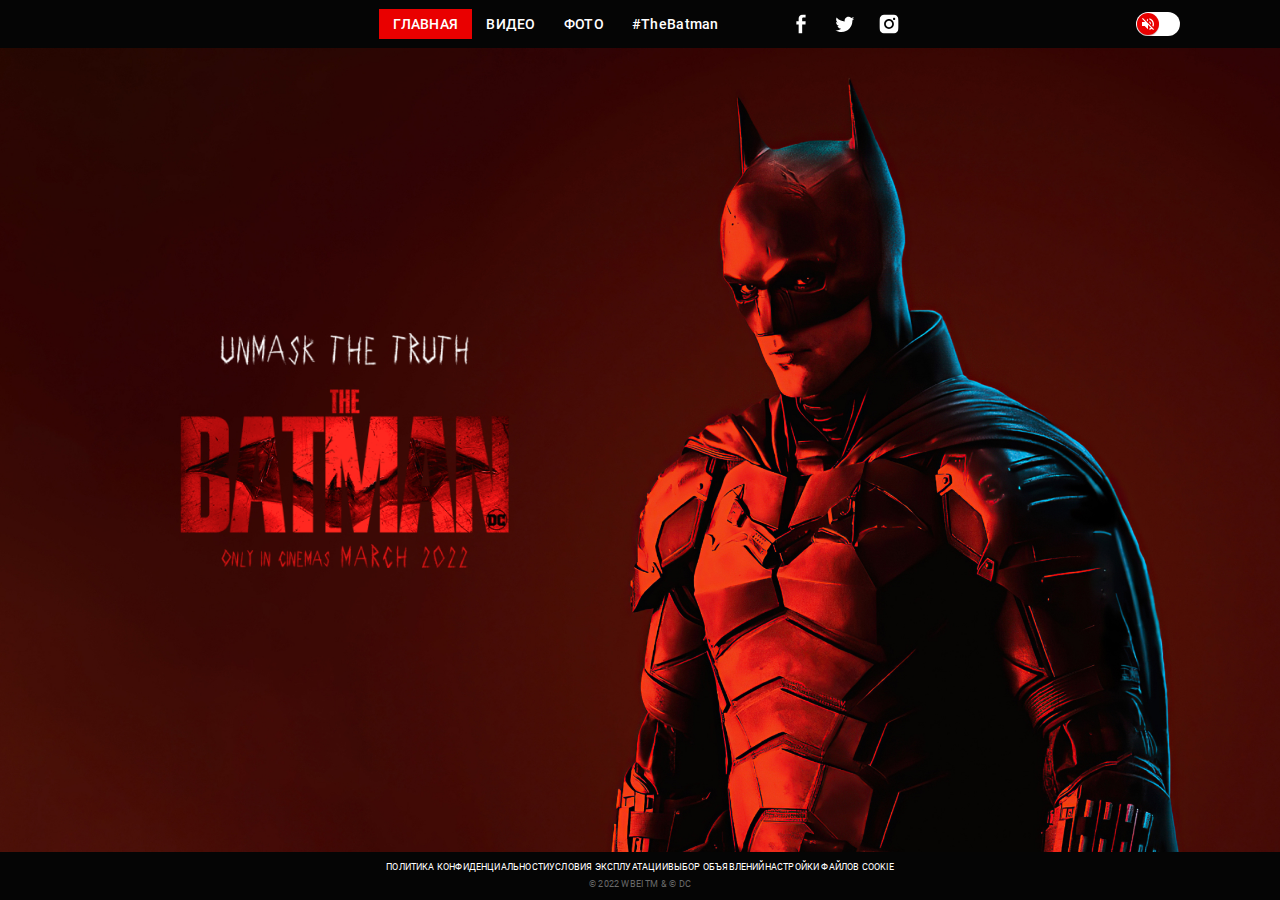
<file: index.html>
<!DOCTYPE html>
<html lang="ru">

<head>
   <meta charset="UTF-8">
   <meta http-equiv="X-UA-Compatible" content="IE=edge">
   <meta name="viewport" content="width=device-width, initial-scale=1.0">
   <title>Batman</title>
   <link rel="stylesheet" href="style/normalize.css">
   <link rel="stylesheet" href="style/style.css">
</head>

<body>
   <header class="header">
      <button class="burger"></button>
      <nav class="header__navigation navigation">
         <button class="navigation__close">
         </button>
         <ul class="navigation__list">
            <li class="navigation__item">
               <a class="navigation__link navigation__link_active">Главная</a>
            </li>
            <li class="navigation__item">
               <a class="navigation__link" href="video.html">Видео</a>
            </li>
            <li class="navigation__item">
               <a class="navigation__link" href="foto.html">Фото</a>
            </li>
         </ul>
         <p class="header__heshtag">#TheBatman</p>
         <ul class="header__social social">
            <li class="social__item">
               <a href="" class="social__link social__link_fb"></a>
            </li>
            <li class="social__item">
               <a href="" class="social__link social__link_tw"></a>
            </li>
            <li class="social__item">
               <a href="" class="social__link social__link_inst"></a>
            </li>
         </ul>
      </nav>
      <div class="mute">
         <input type="checkbox" class="mute__checkbox" id="mute">
         <label for="mute" class="mute__label"></label>
      </div>
   </header>
   <main class="main main_index">
      <img src="img/logo.png" alt="Логотип к фильму Бэтмен" class="logo" width="329" height="235">
   </main>
   <footer class="footer">
      <ul class="footer__links">
         <li><a href="" class="footer__link">Политика конфиденциальности</a></li>
         <li><a href="" class="footer__link">Условия эксплуатации</a></li>
         <li><a href="" class="footer__link">Выбор объявлений</a></li>
         <li><a href="" class="footer__link">Настройки файлов cookie</a></li>
      </ul>
      <p class="footer__copyright">
         © 2022 WBEI TM & © DC
      </p>
   </footer>



</body>

</html>
</file>
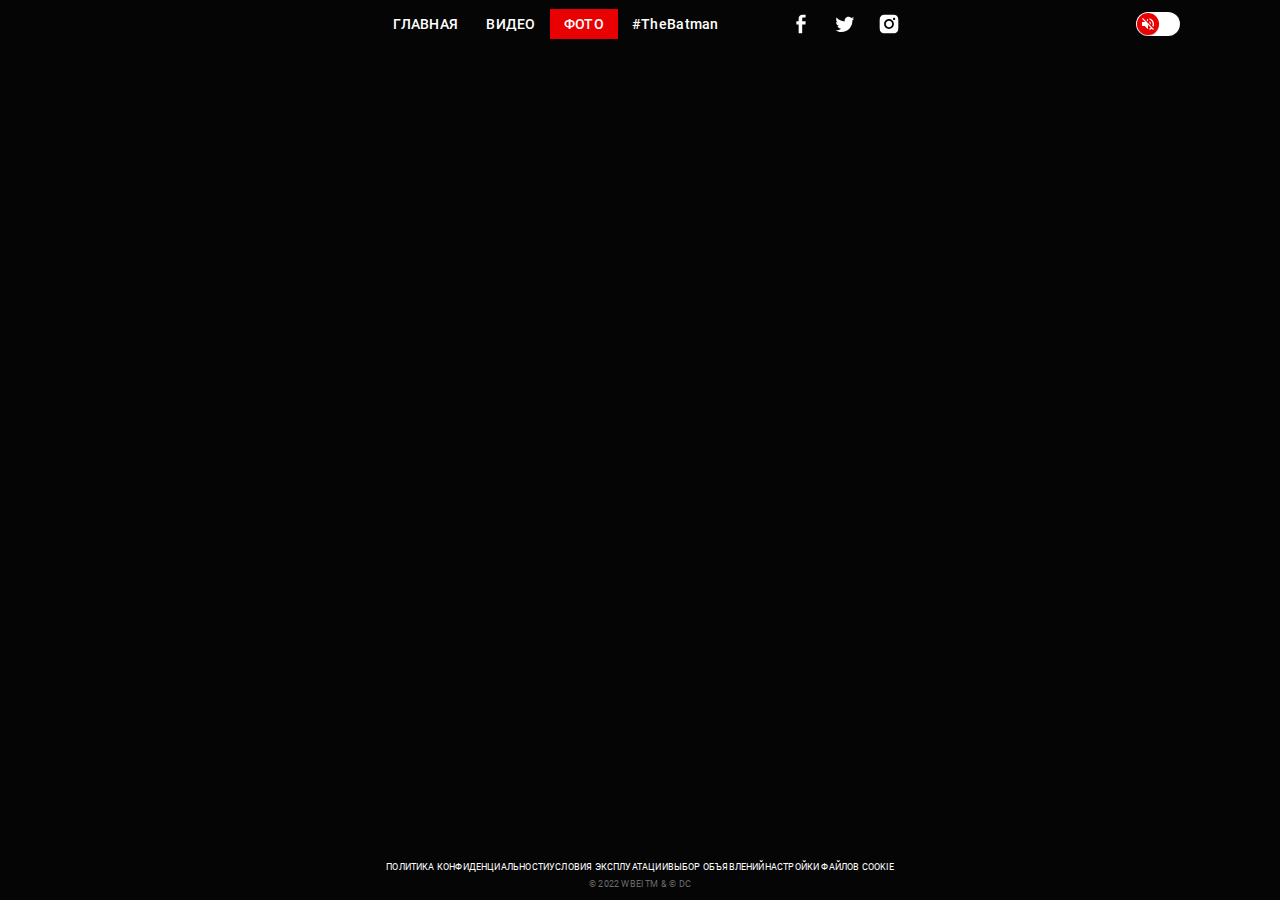
<file: photo.html>
<!DOCTYPE html>
<html lang="ru">

<head>
   <meta charset="UTF-8">
   <meta http-equiv="X-UA-Compatible" content="IE=edge">
   <meta name="viewport" content="width=device-width, initial-scale=1.0">
   <title>Batman</title>
   <link rel="stylesheet" href="style/normalize.css">
   <link rel="stylesheet" href="style/style.css">
</head>

<body>
   <header class="header">
      <button class="burger"></button>
      <nav class="header__navigation navigation">
         <button class="navigation__close">
         </button>
         <ul class="navigation__list">
            <li class="navigation__item">
               <a class="navigation__link " href="index.html">Главная</a>
            </li>
            <li class="navigation__item">
               <a class="navigation__link" href="video.html">Видео</a>
            </li>
            <li class="navigation__item">
               <a class="navigation__link navigation__link_active">Фото</a>
            </li>
         </ul>
         <p class="header__heshtag">#TheBatman</p>
         <ul class="header__social social">
            <li class="social__item">
               <a href="" class="social__link social__link_fb"></a>
            </li>
            <li class="social__item">
               <a href="" class="social__link social__link_tw"></a>
            </li>
            <li class="social__item">
               <a href="" class="social__link social__link_inst"></a>
            </li>
         </ul>
      </nav>
      <div class="mute">
         <input type="checkbox" class="mute__checkbox" id="mute">
         <label for="mute" class="mute__label"></label>
      </div>
   </header>
   <main class="main main_slider">
   </main>
   <footer class="footer">
      <ul class="footer__links">
         <li><a href="" class="footer__link">Политика конфиденциальности</a></li>
         <li><a href="" class="footer__link">Условия эксплуатации</a></li>
         <li><a href="" class="footer__link">Выбор объявлений</a></li>
         <li><a href="" class="footer__link">Настройки файлов cookie</a></li>
      </ul>
      <p class="footer__copyright">
         © 2022 WBEI TM & © DC
      </p>
   </footer>



</body>

</html>
</file>
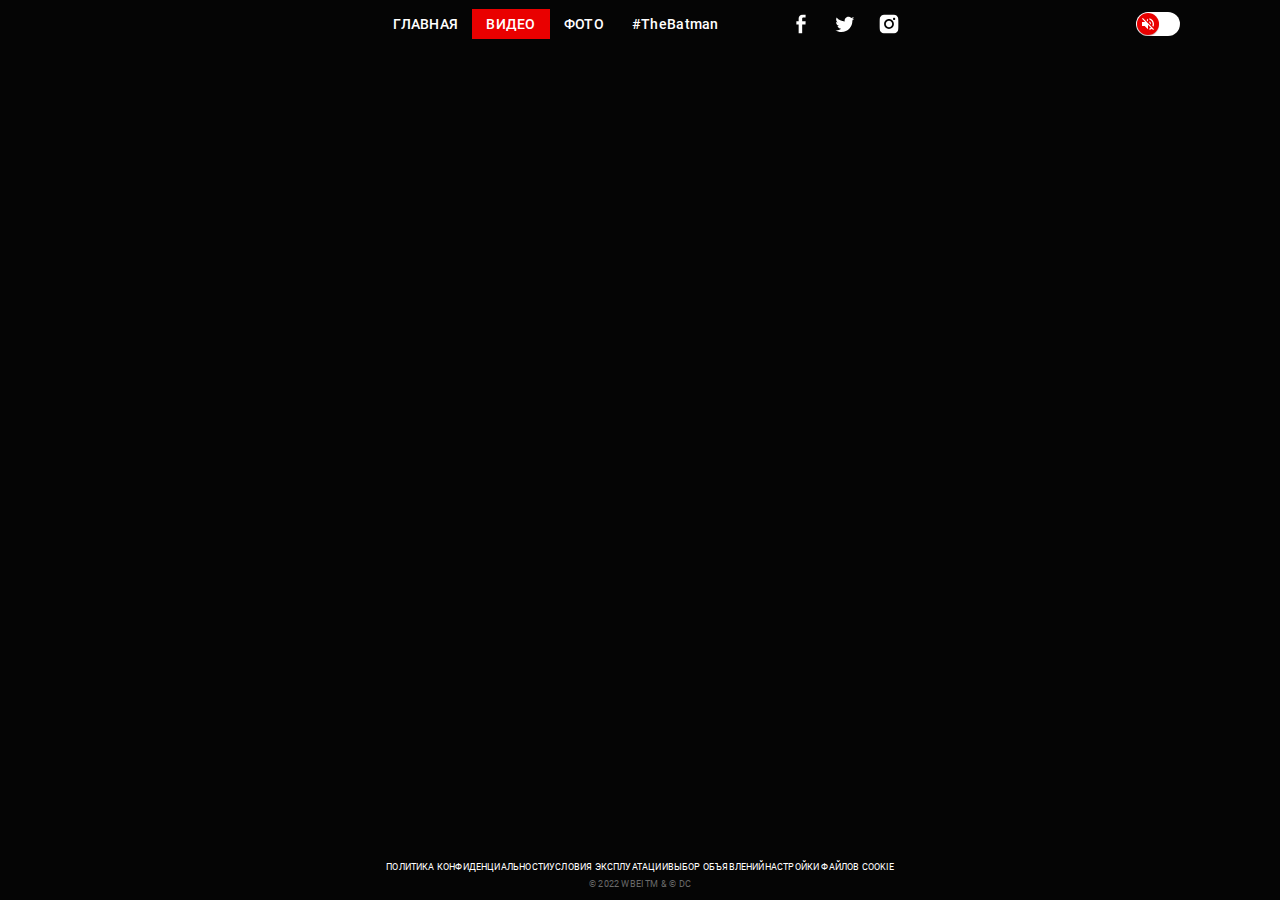
<file: video.html>
<!DOCTYPE html>
<html lang="ru">

<head>
   <meta charset="UTF-8">
   <meta http-equiv="X-UA-Compatible" content="IE=edge">
   <meta name="viewport" content="width=device-width, initial-scale=1.0">
   <title>Batman</title>
   <link rel="stylesheet" href="style/normalize.css">
   <link rel="stylesheet" href="style/style.css">
</head>

<body>
   <header class="header">
      <button class="burger"></button>
      <nav class="header__navigation navigation">
         <button class="navigation__close">
         </button>
         <ul class="navigation__list">
            <li class="navigation__item">
               <a class="navigation__link " href="index.html">Главная</a>
            </li>
            <li class="navigation__item">
               <a class="navigation__link navigation__link_active">Видео</a>
            </li>
            <li class="navigation__item">
               <a class="navigation__link" href="photo.html">Фото</a>
            </li>
         </ul>
         <p class="header__heshtag">#TheBatman</p>
         <ul class="header__social social">
            <li class="social__item">
               <a href="" class="social__link social__link_fb"></a>
            </li>
            <li class="social__item">
               <a href="" class="social__link social__link_tw"></a>
            </li>
            <li class="social__item">
               <a href="" class="social__link social__link_inst"></a>
            </li>
         </ul>
      </nav>
      <div class="mute">
         <input type="checkbox" class="mute__checkbox" id="mute">
         <label for="mute" class="mute__label"></label>
      </div>
   </header>
   <main class="main main_slider">
   </main>
   <footer class="footer">
      <ul class="footer__links">
         <li><a href="" class="footer__link">Политика конфиденциальности</a></li>
         <li><a href="" class="footer__link">Условия эксплуатации</a></li>
         <li><a href="" class="footer__link">Выбор объявлений</a></li>
         <li><a href="" class="footer__link">Настройки файлов cookie</a></li>
      </ul>
      <p class="footer__copyright">
         © 2022 WBEI TM & © DC
      </p>
   </footer>



</body>

</html>
</file>
<file: style/style.css>
@font-face {
   font-family: Roboto;
   font-weight: 400;
   font-display: swap;
   src: local('Roboto'), url('../fonts/roboto-v29-latin_cyrillic-regular.woff2') format('woff2'), url('../fonts/roboto-v29-latin_cyrillic-regular.woff') format('woff');
}

@font-face {
   font-family: Roboto;
   font-weight: 500;
   font-display: swap;
   src: local('Roboto'), url('../fonts/roboto-v29-latin_cyrillic-500.woff2') format('woff2'), url('../fonts/roboto-v29-latin_cyrillic-500.woff') format('woff');
}

html{
   box-sizing: border-box;
}

*, *::after, *::before{
   box-sizing: inherit;
}

body{
   height: 100vh;
   min-width: 320px;
   font-family: Roboto, sans-serif;
   background-color: #050505;
   color: #fff;
   display: flex;
   flex-direction: column;
   justify-content: space-between;
}

img{
   max-width: 100%;
   height: auto;
}

button{
   padding: 0;
   cursor: pointer;
}

a{
   color: inherit;
   text-decoration: none;
}

ul{
   list-style: none;
   margin: 0;
   padding: 0;
}

h1, h2, h3, p {
   margin: 0;
}

header{
   padding-top: 9px;
   padding-bottom: 9px;
   position: relative;
}

.navigation{
   display: flex;
   justify-content: center;
   align-items: center;
   font-weight: 500;
   font-size: 14px;
   line-height: 16px;
   letter-spacing: 0.02em;
}

.navigation__list{
   display: flex;
   text-transform: uppercase;
   margin-right: 14px;
}

.navigation__link{
   padding: 7px 14px;
   display: block;
}

.navigation__link_active{
   background-color: #E90000;
}

.header__heshtag{
   margin-right: 70px;
}

.social{
   display: flex;
}

.social__item{
   margin-right: 20px;
}

.social__item:last-child {
   margin-right: 0px;
}

.social__link{
   width: 24px;
   height: 24px;
   display: block;
}

.social__link_fb{
   background-image: url('../img/fb.svg');
}

.social__link_tw{
   background-image: url('../img/tw.svg');
}


.social__link_inst{
   background-image: url('../img/inst.svg');
}


.mute{
   position: absolute;
   right: 100px;
   top: 50%;
   transform: translateY(-50%);
   width: 44px;
   height: 24px;
   overflow: hidden;
   background-color: #FFFFFF;
   border-radius: 30px;
}

.mute__checkbox{
   position: relative;
   width: 100%;
   height: 100%;
   padding: 0;
   margin: 0;
   opacity: 0;
   cursor: pointer;
   z-index: 3;
}

.mute__label:before,
.mute__label:after{
   content: '';
   position: absolute;
   top: 1px;
   display: block;
   left: 1px;
   width: 22px;
   height: 22px;
   border-radius:50%;
   background-color: #E90000;
   box-shadow: 0px 1px 1px rgba(69, 2, 2, 0.3);
   transition: left 0.3s ease-in-out, right 0.3s ease-in-out;
   background-position: center;
   background-repeat: no-repeat;
}

.mute__label:before{
   background-image: url('../img/volume_off.svg');

}

.mute__label:after{
   right: -22px;
   left: auto;
   background-image: url('../img/volume_up.svg');
}

.mute__checkbox:checked+.mute__label:before{
   left: -22px;
}

.mute__checkbox:checked+.mute__label:after{
   right: 1px;
}

.burger{
   display:none;
} 

.navigation__close{
   display: none;
}

.main{
   flex-grow: 1;
}

.main_index{
   display: flex;
   align-items: center;
   background: url('../img/bg.jpg');
   background-position: top;
   background-size: cover;
   padding-left: 180px;
}

.logo{
   animation: zoomIn 1s;
}
@keyframes zoomIn{
   from{
      transform: scale3d(0, 0, 0);
   }
}

.footer{
   padding-top: 10px;
   padding-bottom: 10px;
   display: flex;
   flex-direction: column;
   align-items: center;
   font-weight: 400;
   font-size: 9px;
   line-height: 11px;
   letter-spacing: 0.02em;
   text-transform: uppercase;
}

.footer__copyright{
   color:#6A6A6A ;
}

.footer__links{
   display: flex;
   margin-bottom: 6px;
   gap:21pxi;
}

@media (max-width:1024px){
   .mute{right: 20px;}
   .main_index{padding-left: 60px;}
}  

@media (max-width:768px){
   .header{
      display: flex;
      align-items: center;
      padding-left: 20px;
      padding-right: 20px;
   }
   .burger{display: block;
      width: 20px;
      height: 12px;
      background-color: transparent;
      background-image: url('../img/menu.svg');
      border: none;
   }
   .navigation{
      position: fixed;
      top: 0;
      left: 0;
      width: 240px;
      transform: translateX(-240px);
      bottom: 0;
      background-color: #260707;
      flex-direction: column;
      justify-content: flex-start;
      padding-top: 90px;
      text-align: center;
      align-items: stretch;
      transition: transform 0.3s ease-in-out;
   }
   .navigation_active{
      transform: translateX(0);
   }
   .navigation__list{
      flex-direction: column;
      margin-right: 0;
      gap: 6px;
      margin-bottom: 6px;
   }
   .navigation__link{
      padding-top: 12px;
      padding-bottom: 12px;
   }
   .header__heshtag{
      margin-right: 0;
      margin-bottom: 40px;
   }
   .navigation__close{
      position: absolute;
      display: block;
      top: 20px;
      left: 20px;
      width: 16px;
      height: 16px;
      background-image: url('../img/close.svg');
      background-color: transparent;
      border: none;
   }
   .social{
      justify-content: center;
   }
   .main_index{
      padding-left: 30px;
   }
   .logo{
      width: 230px;
   }
   .footer{
      padding-left: 20px;
      padding-right: 20px;
      text-align: center;
   }
}

@media (max-width:580px){
   .main_index{
      align-items: flex-end;
      justify-content: center;
      padding-bottom: 64px;
      padding-left: 0;
      background-image: linear-gradient(0.11deg, rgba(0, 0, 0, 0.76) 32.14%, rgba(255, 0, 0, 0) 72.56%), url('../img/bg-m.jpg');
   }
   .logo{
      width: 125px;
   }
   .footer{
      font-size: 6px;
      line-height: 7px;
   }
   
}
</file>
